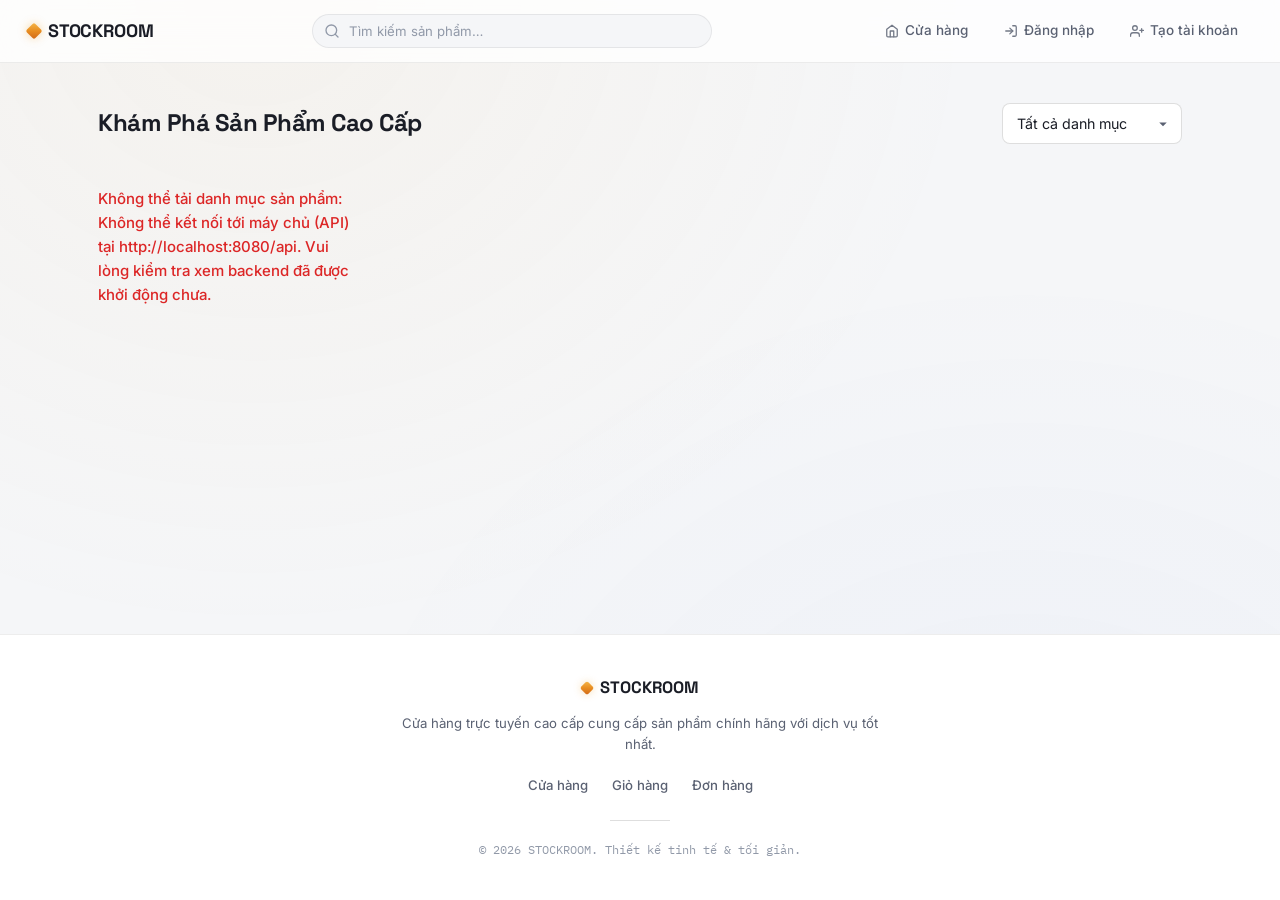
<file: frontend/index.html>
<!DOCTYPE html>
<html lang="vi">
<head>
  <meta charset="UTF-8">
  <meta name="viewport" content="width=device-width, initial-scale=1">
  <title>Cửa hàng | STOCKROOM</title>
  <meta name="description" content="STOCKROOM — Cửa hàng trực tuyến cao cấp. Khám phá điện tử, thời trang, đồ gia dụng và nhiều hơn nữa.">
  <link rel="preconnect" href="https://fonts.googleapis.com">
  <link href="https://fonts.googleapis.com/css2?family=IBM+Plex+Mono:wght@500;600&family=Inter:wght@400;500;600&family=Space+Grotesk:wght@500;600;700&display=swap" rel="stylesheet">
  <link rel="stylesheet" href="css/style.css">
</head>
<body>
  <div id="navbar"></div>

  <main class="container">
    <div class="catalog-header">
      <h1>Khám Phá Sản Phẩm Cao Cấp</h1>
      <select id="category-filter">
        <option value="">Tất cả danh mục</option>
      </select>
    </div>

    <div id="product-grid" class="product-grid">
      <p class="muted">Đang tải danh mục sản phẩm&hellip;</p>
    </div>
    <div id="pagination" class="pagination"></div>
  </main>

  <script src="js/config.js"></script>
  <script src="js/utils.js"></script>
  <script src="js/api.js"></script>
  <script src="js/auth.js"></script>
  <script src="js/nav.js"></script>
  <script src="js/page-index.js"></script>
</body>
</html>
</file>
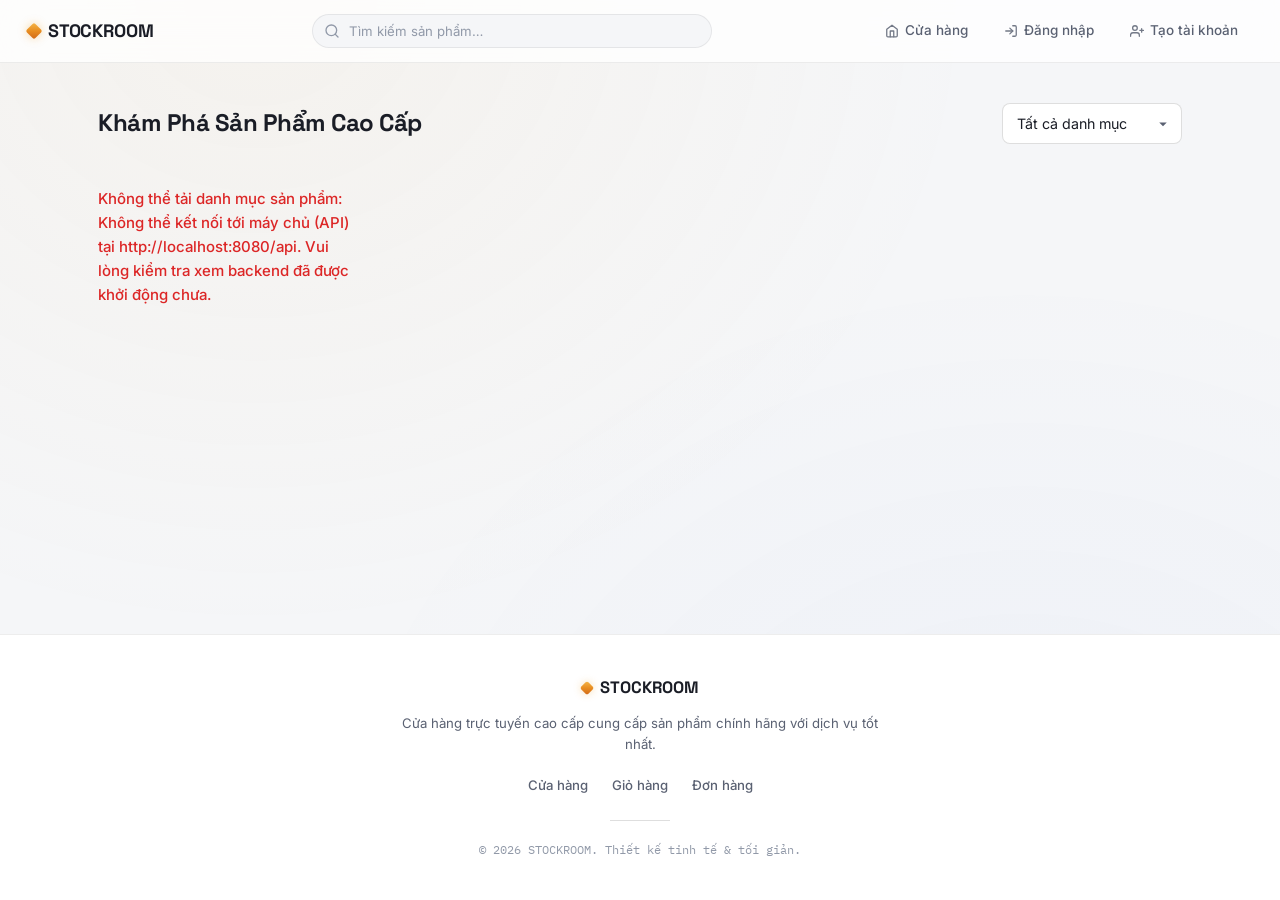
<file: frontend/admin-categories.html>
<!DOCTYPE html>
<html lang="vi">
<head>
  <meta charset="UTF-8">
  <meta name="viewport" content="width=device-width, initial-scale=1">
  <title>Quản trị &middot; Danh mục | STOCKROOM</title>
  <meta name="description" content="Quản lý danh mục sản phẩm — STOCKROOM">
  <link rel="preconnect" href="https://fonts.googleapis.com">
  <link href="https://fonts.googleapis.com/css2?family=IBM+Plex+Mono:wght@500;600&family=Inter:wght@400;500;600&family=Space+Grotesk:wght@500;600;700&display=swap" rel="stylesheet">
  <link rel="stylesheet" href="css/style.css">
</head>
<body>
  <div id="navbar"></div>
  <main class="container">
    <div style="display: flex; justify-content: space-between; align-items: center; margin-bottom: 24px; flex-wrap: wrap; gap: 12px;">
      <h1 style="margin: 0;">Quản lý Danh mục</h1>
      <button type="button" class="primary" id="toggle-form-btn" style="padding: 8px 16px;">+ Thêm danh mục</button>
    </div>

    <form id="category-form" class="form-card" style="margin-bottom:32px; display: none;">
      <label>Tên danh mục
        <input type="text" id="cat-name" required maxlength="100">
      </label>
      <label>Mô tả <span class="muted small">(không bắt buộc)</span>
        <textarea id="cat-description" rows="2" maxlength="500"></textarea>
      </label>
      <p class="error" id="form-error"></p>
      <div class="form-actions">
        <button type="submit" class="primary">Lưu danh mục</button>
        <button type="button" class="secondary" id="cancel-edit-btn" style="display:none;">Huỷ chỉnh sửa</button>
      </div>
    </form>

    <h2>Tất cả danh mục</h2>
    <table>
      <thead><tr><th>Tên</th><th>Mô tả</th><th></th></tr></thead>
      <tbody id="categories-tbody">
        <tr><td colspan="3" class="muted">Đang tải&hellip;</td></tr>
      </tbody>
    </table>
    <div id="pagination" class="pagination"></div>
  </main>

  <script src="js/config.js"></script>
  <script src="js/utils.js"></script>
  <script src="js/api.js"></script>
  <script src="js/auth.js"></script>
  <script src="js/nav.js"></script>
  <script src="js/admin-categories.js"></script>
</body>
</html>
</file>
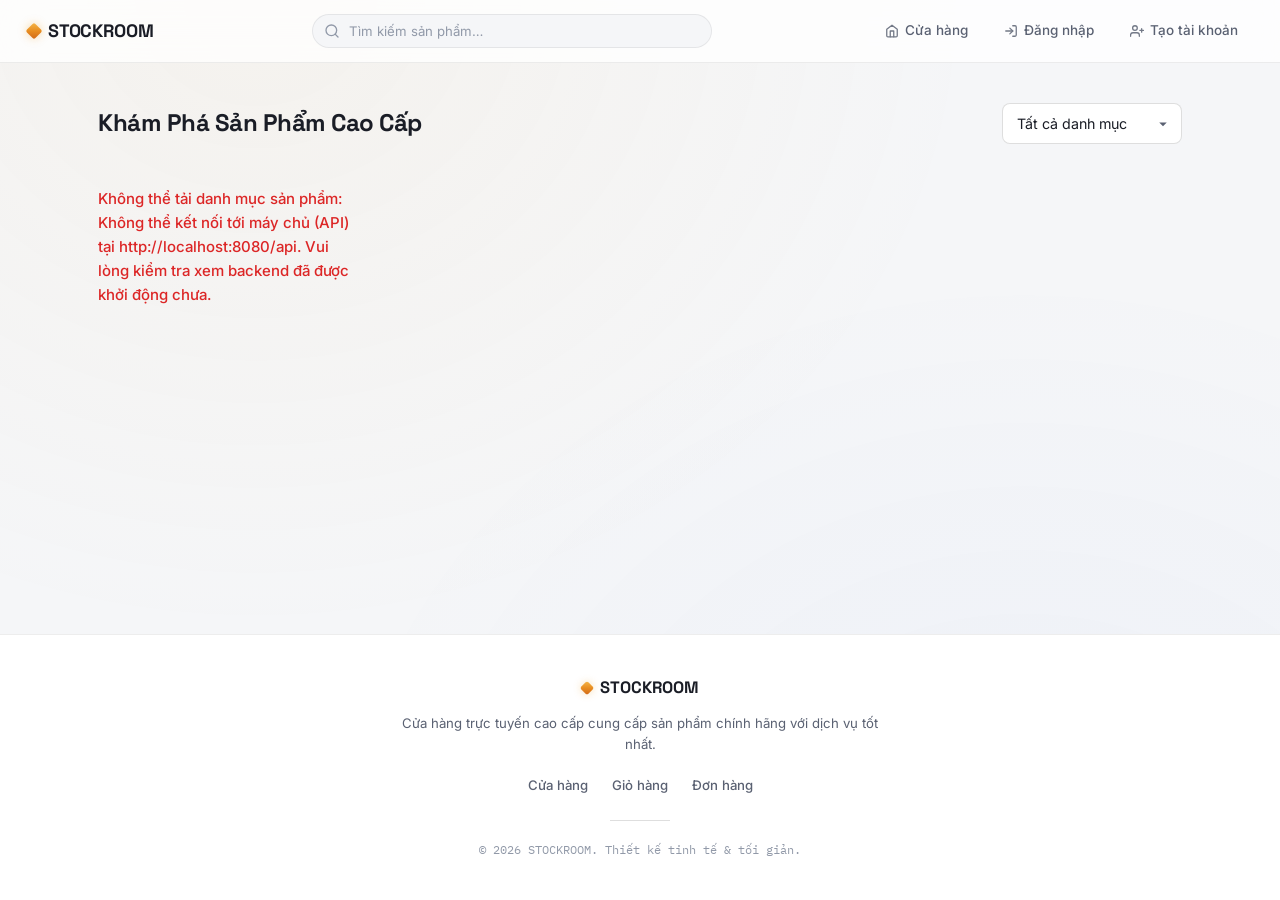
<file: frontend/admin-orders.html>
<!DOCTYPE html>
<html lang="vi">
<head>
  <meta charset="UTF-8">
  <meta name="viewport" content="width=device-width, initial-scale=1">
  <title>Quản trị &middot; Đơn hàng | STOCKROOM</title>
  <meta name="description" content="Quản lý đơn hàng — STOCKROOM">
  <link rel="preconnect" href="https://fonts.googleapis.com">
  <link href="https://fonts.googleapis.com/css2?family=IBM+Plex+Mono:wght@500;600&family=Inter:wght@400;500;600&family=Space+Grotesk:wght@500;600;700&display=swap" rel="stylesheet">
  <link rel="stylesheet" href="css/style.css">
</head>
<body>
  <div id="navbar"></div>
  <main class="container">
    <div id="orders-list-view">
      <h1>Quản lý Đơn hàng</h1>

      <div class="toolbar">
        <select id="status-filter">
          <option value="">Tất cả trạng thái</option>
          <option value="PENDING">Chờ xử lý</option>
          <option value="CONFIRMED">Đã xác nhận</option>
          <option value="SHIPPING">Đang giao</option>
          <option value="DELIVERED">Đã giao</option>
          <option value="CANCELLED">Đã huỷ</option>
        </select>
      </div>

      <table>
        <thead><tr><th>Đơn hàng (nhấn xem)</th><th>Khách hàng</th><th>Ngày đặt</th><th>Tổng tiền</th><th>Trạng thái</th><th>Hành động</th></tr></thead>
        <tbody id="orders-tbody">
          <tr><td colspan="6" class="muted">Đang tải&hellip;</td></tr>
        </tbody>
      </table>
      <div id="pagination" class="pagination"></div>
    </div>

    <!-- Order Details View -->
    <div id="order-details-view" class="form-card" style="display: none; margin-bottom: 32px;">
      <div style="margin-bottom: 20px;">
        <button type="button" class="secondary" id="back-to-orders-btn" style="display: inline-flex; align-items: center; gap: 8px; padding: 8px 16px;">
          <svg width="16" height="16" viewBox="0 0 24 24" fill="none" stroke="currentColor" stroke-width="2" stroke-linecap="round" stroke-linejoin="round"><line x1="19" y1="12" x2="5" y2="12"/><polyline points="12 19 5 12 12 5"/></svg>
          Quay lại danh sách
        </button>
      </div>
      <h2 style="margin-top: 0; border-bottom: 1px solid var(--line); padding-bottom: 12px; margin-bottom: 20px;">Chi tiết đơn hàng <span id="modal-order-id"></span></h2>
      <div id="order-details-content" style="display: flex; flex-direction: column; gap: 16px;">
        <!-- Dynamic details go here -->
      </div>
    </div>
  </main>

  <script src="js/config.js"></script>
  <script src="js/utils.js"></script>
  <script src="js/api.js"></script>
  <script src="js/auth.js"></script>
  <script src="js/nav.js"></script>
  <script src="js/admin-orders.js"></script>
</body>
</html>
</file>
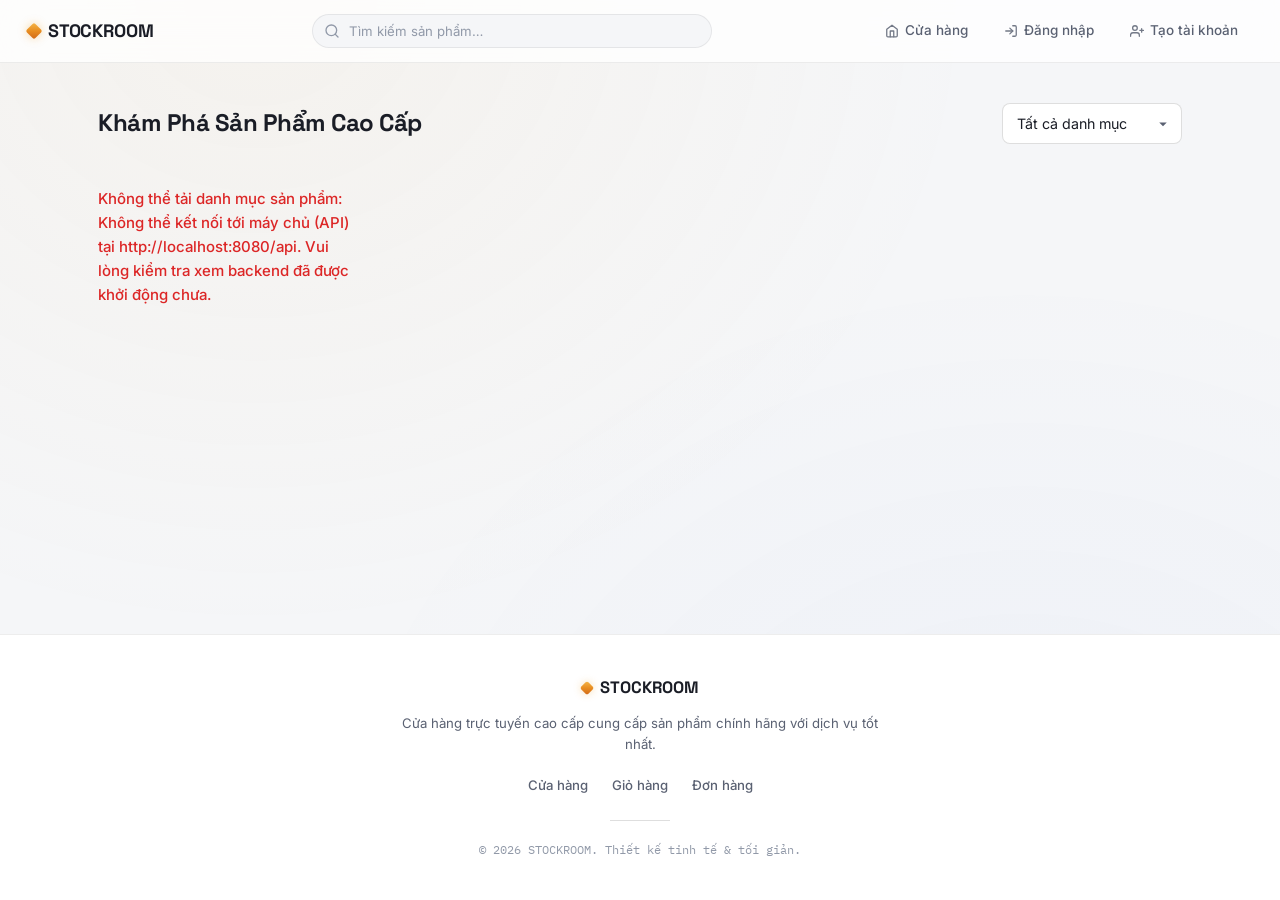
<file: frontend/admin-products.html>
<!DOCTYPE html>
<html lang="vi">
<head>
  <meta charset="UTF-8">
  <meta name="viewport" content="width=device-width, initial-scale=1">
  <title>Quản trị &middot; Sản phẩm | STOCKROOM</title>
  <meta name="description" content="Quản lý sản phẩm — STOCKROOM">
  <link rel="preconnect" href="https://fonts.googleapis.com">
  <link href="https://fonts.googleapis.com/css2?family=IBM+Plex+Mono:wght@500;600&family=Inter:wght@400;500;600&family=Space+Grotesk:wght@500;600;700&display=swap" rel="stylesheet">
  <link rel="stylesheet" href="css/style.css">
</head>
<body>
  <div id="navbar"></div>
  <main class="container">
    <div id="products-list-view">
      <div style="display: flex; justify-content: space-between; align-items: center; margin-bottom: 24px; flex-wrap: wrap; gap: 12px;">
        <h1 style="margin: 0;">Quản lý Sản phẩm</h1>
        <button type="button" class="primary" id="toggle-form-btn" style="padding: 8px 16px;">+ Thêm sản phẩm</button>
      </div>

      <form id="product-form" class="form-card" style="margin-bottom:32px; display: none;">
        <div class="form-row">
          <label>Tên sản phẩm
            <input type="text" id="prod-name" required maxlength="255">
          </label>
          <label>Danh mục
            <select id="prod-category" required></select>
          </label>
        </div>
        <div class="form-row">
          <label>Giá (USD)
            <input type="number" id="prod-price" required min="0.01" step="0.01">
          </label>
          <label>Số lượng tồn kho
            <input type="number" id="prod-quantity" required min="0" step="1">
          </label>
        </div>
        <label>Đường dẫn ảnh <span class="muted small">(không bắt buộc, phải bắt đầu bằng http:// hoặc https://)</span>
          <input type="url" id="prod-image" placeholder="https://example.com/photo.jpg">
        </label>
        <label>Mô tả <span class="muted small">(không bắt buộc)</span>
          <textarea id="prod-description" rows="3" maxlength="2000"></textarea>
        </label>
        <p class="error" id="form-error"></p>
        <div class="form-actions">
          <button type="submit" class="primary">Lưu sản phẩm</button>
          <button type="button" class="secondary" id="cancel-edit-btn" style="display:none;">Huỷ chỉnh sửa</button>
        </div>
      </form>

      <h2>Tất cả sản phẩm</h2>
      <table>
        <thead><tr><th>Ảnh</th><th>Tên sản phẩm (nhấp xem chi tiết)</th><th>Danh mục</th><th>Giá</th><th>Tồn kho</th><th></th></tr></thead>
        <tbody id="products-tbody">
          <tr><td colspan="5" class="muted">Đang tải&hellip;</td></tr>
        </tbody>
      </table>
      <div id="pagination" class="pagination"></div>
    </div>

    <!-- Product Details View -->
    <div id="product-details-view" class="form-card" style="display: none; margin-bottom: 32px;">
      <div style="margin-bottom: 20px;">
        <button type="button" class="secondary" id="back-to-products-btn" style="display: inline-flex; align-items: center; gap: 8px; padding: 8px 16px;">
          <svg width="16" height="16" viewBox="0 0 24 24" fill="none" stroke="currentColor" stroke-width="2" stroke-linecap="round" stroke-linejoin="round"><line x1="19" y1="12" x2="5" y2="12"/><polyline points="12 19 5 12 12 5"/></svg>
          Quay lại danh sách
        </button>
      </div>
      <h2 style="margin-top: 0; border-bottom: 1px solid var(--line); padding-bottom: 12px; margin-bottom: 20px;">Chi tiết sản phẩm</h2>
      <div id="product-details-content" style="display: flex; flex-direction: column; gap: 16px;">
        <!-- Dynamic details go here -->
      </div>
    </div>
  </main>

  <script src="js/config.js"></script>
  <script src="js/utils.js"></script>
  <script src="js/api.js"></script>
  <script src="js/auth.js"></script>
  <script src="js/nav.js"></script>
  <script src="js/admin-products.js"></script>
</body>
</html>
</file>
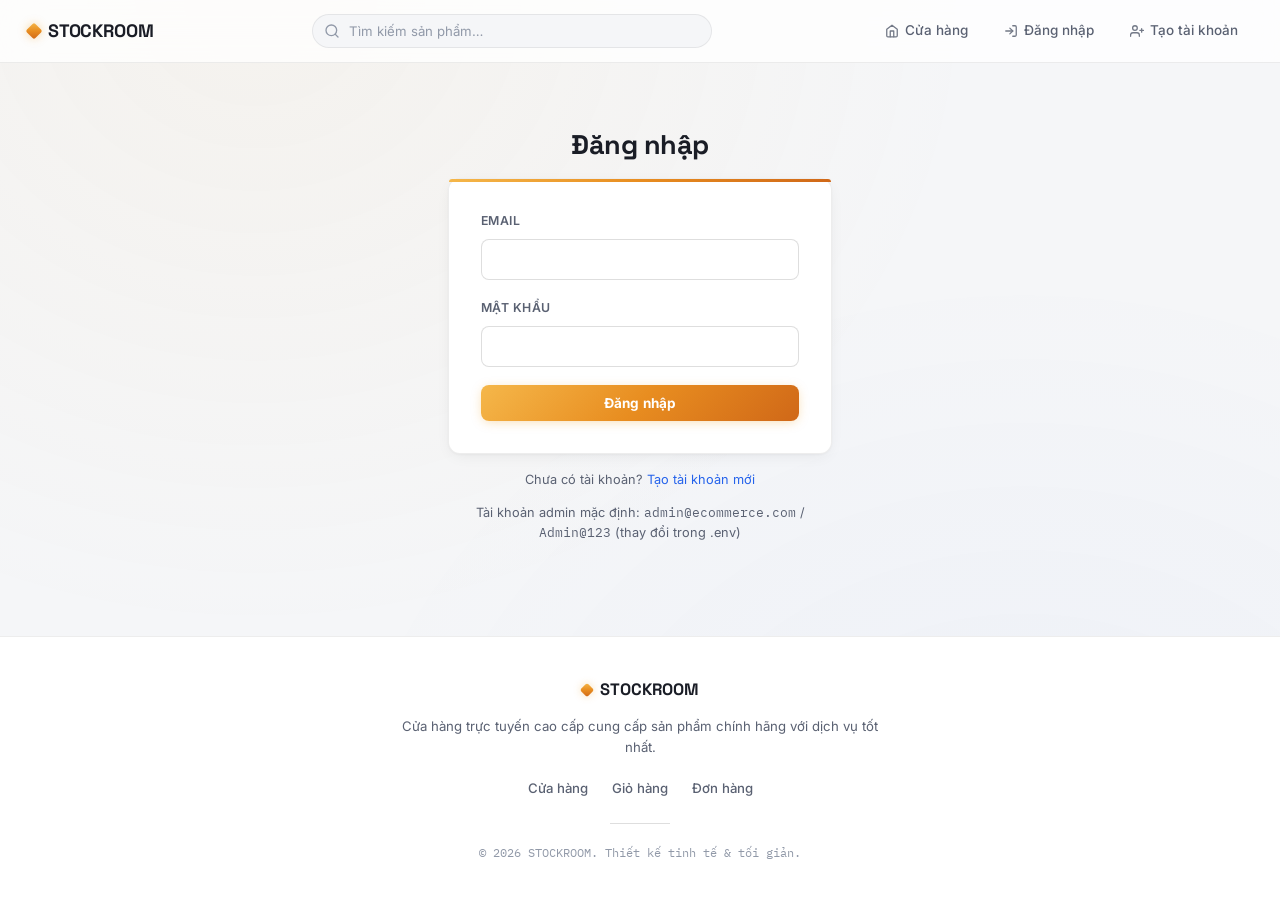
<file: frontend/cart.html>
<!DOCTYPE html>
<html lang="vi">
<head>
  <meta charset="UTF-8">
  <meta name="viewport" content="width=device-width, initial-scale=1">
  <title>Giỏ hàng | STOCKROOM</title>
  <meta name="description" content="Giỏ hàng của bạn — STOCKROOM">
  <link rel="preconnect" href="https://fonts.googleapis.com">
  <link href="https://fonts.googleapis.com/css2?family=IBM+Plex+Mono:wght@500;600&family=Inter:wght@400;500;600&family=Space+Grotesk:wght@500;600;700&display=swap" rel="stylesheet">
  <link rel="stylesheet" href="css/style.css">
</head>
<body>
  <div id="navbar"></div>
  <main class="container">
    <h1>Giỏ hàng của bạn</h1>
    <div id="cart-content"><p class="muted">Đang tải&hellip;</p></div>
  </main>

  <script src="js/config.js"></script>
  <script src="js/utils.js"></script>
  <script src="js/api.js"></script>
  <script src="js/auth.js"></script>
  <script src="js/nav.js"></script>
  <script src="js/page-cart.js"></script>
</body>
</html>
</file>
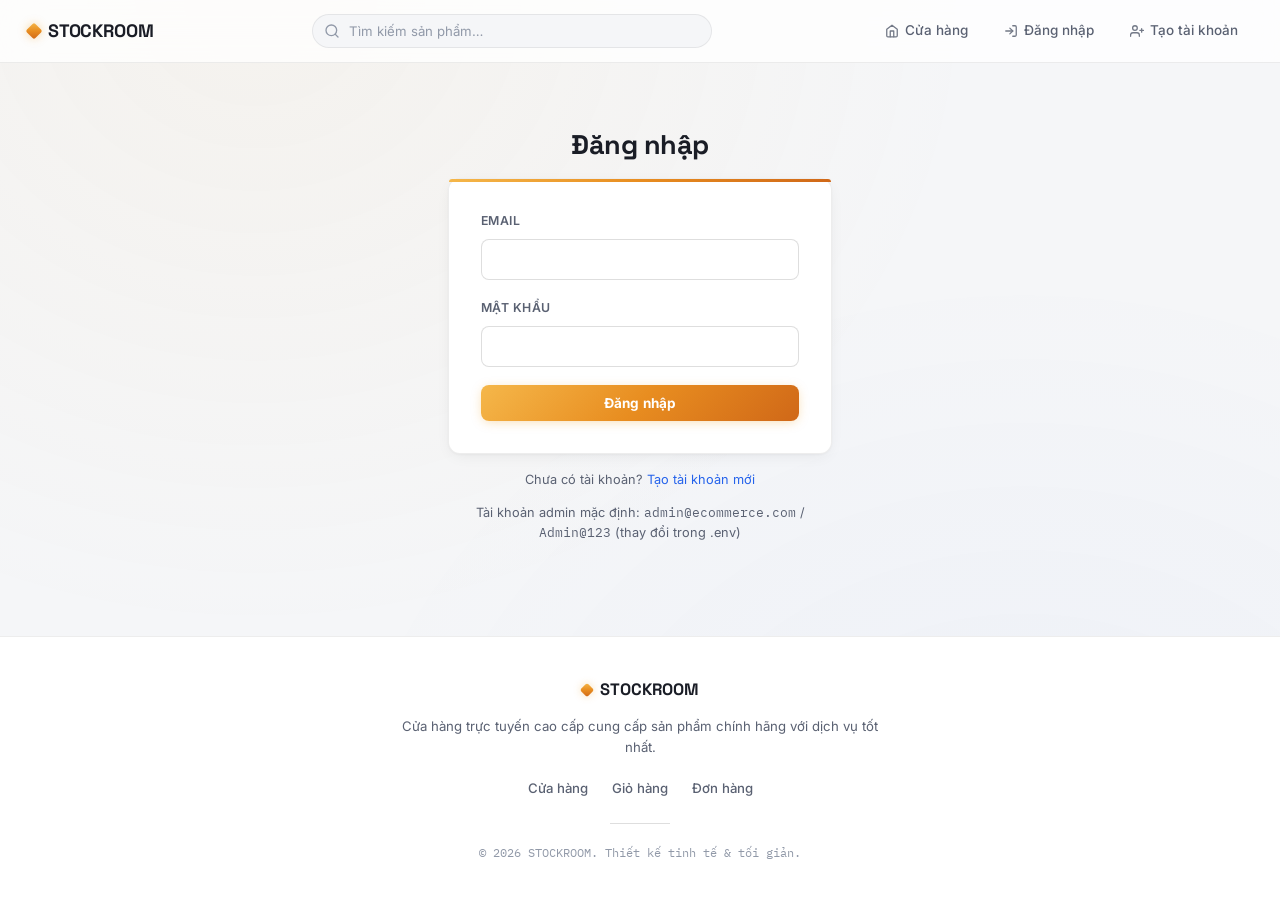
<file: frontend/login.html>
<!DOCTYPE html>
<html lang="vi">
<head>
  <meta charset="UTF-8">
  <meta name="viewport" content="width=device-width, initial-scale=1">
  <title>Đăng nhập | STOCKROOM</title>
  <meta name="description" content="Đăng nhập vào tài khoản STOCKROOM của bạn.">
  <link rel="preconnect" href="https://fonts.googleapis.com">
  <link href="https://fonts.googleapis.com/css2?family=IBM+Plex+Mono:wght@500;600&family=Inter:wght@400;500;600&family=Space+Grotesk:wght@500;600;700&display=swap" rel="stylesheet">
  <link rel="stylesheet" href="css/style.css">
</head>
<body>
  <div id="navbar"></div>
  <main class="container narrow">
    <h1>Đăng nhập</h1>
    <form id="login-form" class="form-card">
      <label>Email
        <input type="email" id="email" required autocomplete="email">
      </label>
      <label>Mật khẩu
        <input type="password" id="password" required autocomplete="current-password">
      </label>
      <p class="error" id="login-error"></p>
      <button type="submit" class="primary" style="width:100%;">Đăng nhập</button>
    </form>
    <p class="muted small" style="margin-top:16px;">Chưa có tài khoản? <a href="register.html">Tạo tài khoản mới</a></p>
    <p class="muted small">Tài khoản admin mặc định: <code>admin@ecommerce.com</code> / <code>Admin@123</code> (thay đổi trong .env)</p>
  </main>

  <script src="js/config.js"></script>
  <script src="js/utils.js"></script>
  <script src="js/api.js"></script>
  <script src="js/auth.js"></script>
  <script src="js/nav.js"></script>
  <script src="js/page-login.js"></script>
</body>
</html>
</file>
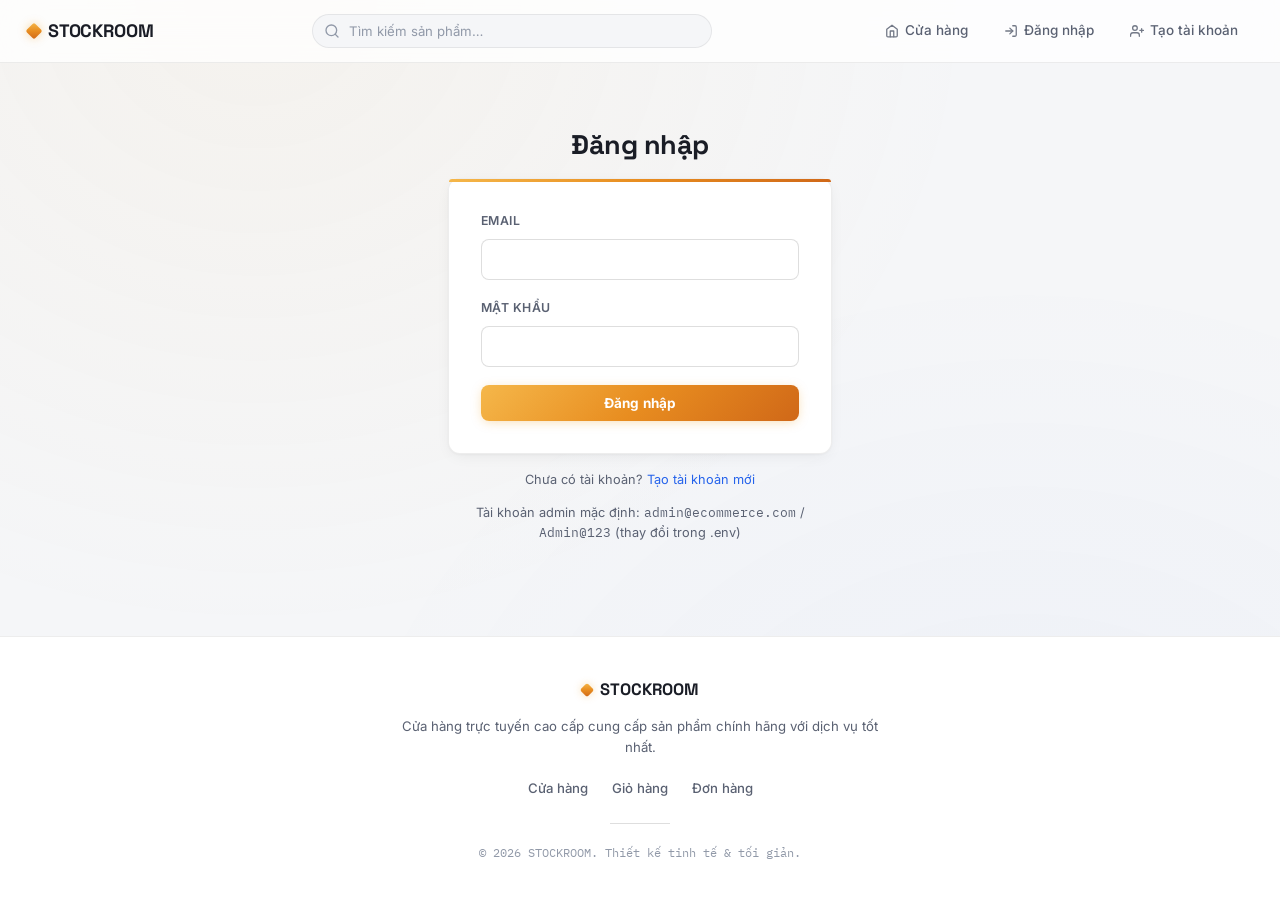
<file: frontend/order-detail.html>
<!DOCTYPE html>
<html lang="vi">
<head>
  <meta charset="UTF-8">
  <meta name="viewport" content="width=device-width, initial-scale=1">
  <title>Chi tiết đơn hàng | STOCKROOM</title>
  <meta name="description" content="Chi tiết đơn hàng — STOCKROOM">
  <link rel="preconnect" href="https://fonts.googleapis.com">
  <link href="https://fonts.googleapis.com/css2?family=IBM+Plex+Mono:wght@500;600&family=Inter:wght@400;500;600&family=Space+Grotesk:wght@500;600;700&display=swap" rel="stylesheet">
  <link rel="stylesheet" href="css/style.css">
</head>
<body>
  <div id="navbar"></div>
  <main class="container">
    <p style="margin-bottom:24px;"><a href="orders.html" style="display:inline-flex;align-items:center;gap:6px;">&larr; Quay lại đơn hàng</a></p>
    <div id="order-detail-content"><p class="muted">Đang tải&hellip;</p></div>
  </main>

  <script src="js/config.js"></script>
  <script src="js/utils.js"></script>
  <script src="js/api.js"></script>
  <script src="js/auth.js"></script>
  <script src="js/nav.js"></script>
  <script src="js/page-order-detail.js"></script>
</body>
</html>
</file>
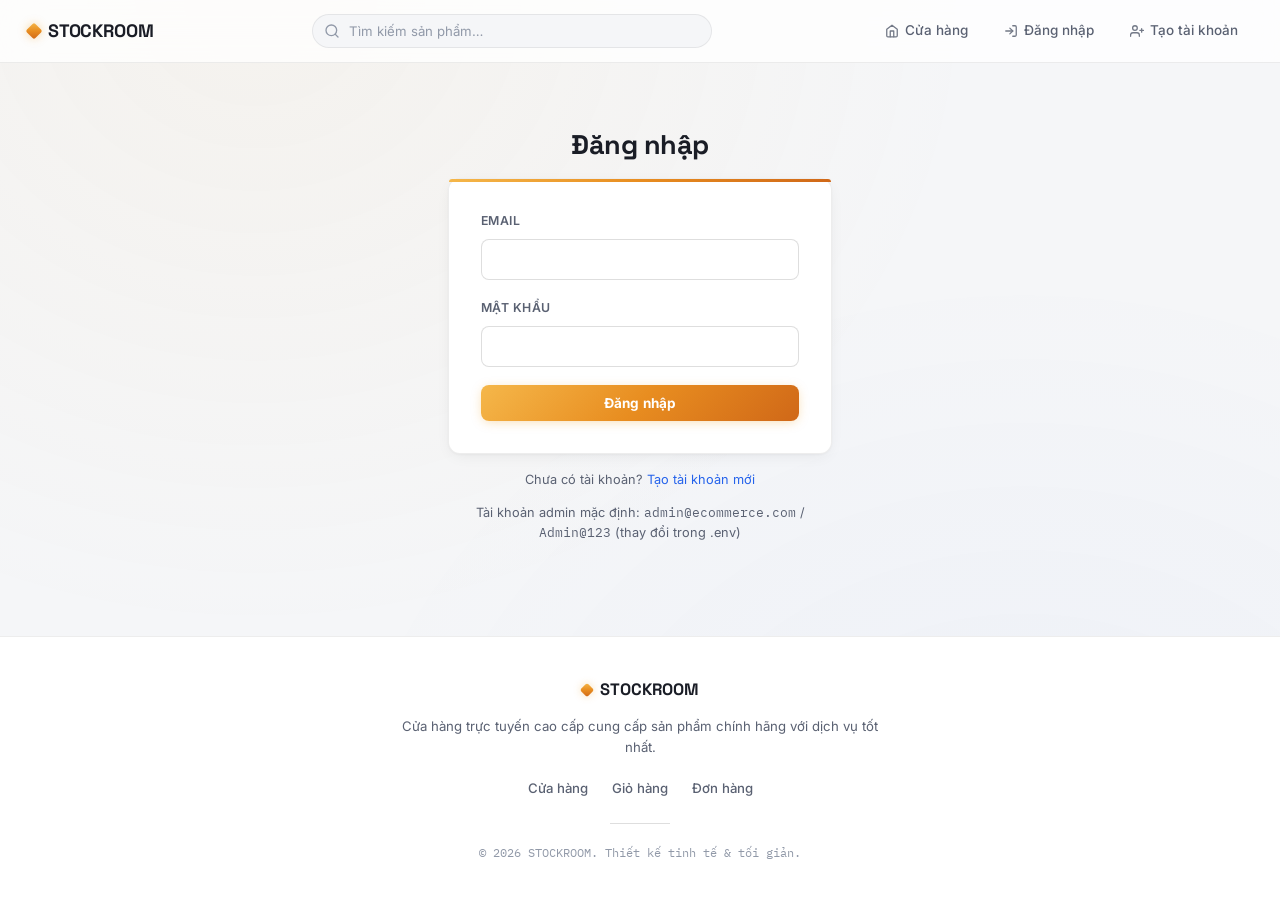
<file: frontend/orders.html>
<!DOCTYPE html>
<html lang="vi">
<head>
  <meta charset="UTF-8">
  <meta name="viewport" content="width=device-width, initial-scale=1">
  <title>Đơn hàng của tôi | STOCKROOM</title>
  <meta name="description" content="Lịch sử đơn hàng — STOCKROOM">
  <link rel="preconnect" href="https://fonts.googleapis.com">
  <link href="https://fonts.googleapis.com/css2?family=IBM+Plex+Mono:wght@500;600&family=Inter:wght@400;500;600&family=Space+Grotesk:wght@500;600;700&display=swap" rel="stylesheet">
  <link rel="stylesheet" href="css/style.css">
</head>
<body>
  <div id="navbar"></div>
  <main class="container">
    <h1>Đơn hàng của tôi</h1>
    <div id="orders-content"><p class="muted">Đang tải&hellip;</p></div>
  </main>

  <script src="js/config.js"></script>
  <script src="js/utils.js"></script>
  <script src="js/api.js"></script>
  <script src="js/auth.js"></script>
  <script src="js/nav.js"></script>
  <script src="js/page-orders.js"></script>
</body>
</html>
</file>
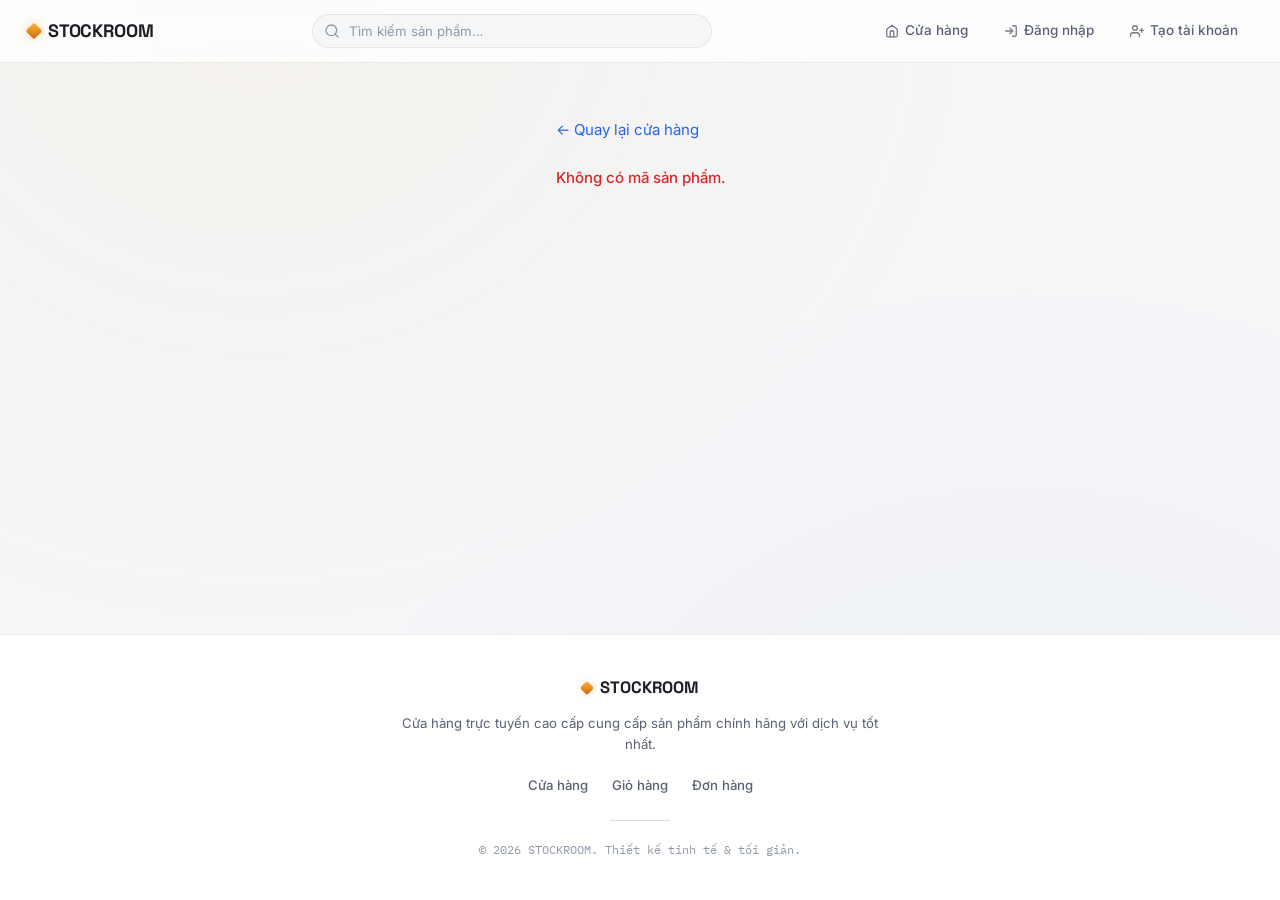
<file: frontend/product.html>
<!DOCTYPE html>
<html lang="vi">
<head>
  <meta charset="UTF-8">
  <meta name="viewport" content="width=device-width, initial-scale=1">
  <title>Chi tiết sản phẩm | STOCKROOM</title>
  <meta name="description" content="Chi tiết sản phẩm — Cửa hàng trực tuyến STOCKROOM">
  <link rel="preconnect" href="https://fonts.googleapis.com">
  <link href="https://fonts.googleapis.com/css2?family=IBM+Plex+Mono:wght@500;600&family=Inter:wght@400;500;600&family=Space+Grotesk:wght@500;600;700&display=swap" rel="stylesheet">
  <link rel="stylesheet" href="css/style.css">
</head>
<body>
  <div id="navbar"></div>
  <main class="container">
    <p style="margin-bottom:24px;"><a href="index.html" style="display:inline-flex;align-items:center;gap:6px;">&larr; Quay lại cửa hàng</a></p>
    <div id="product-detail">
      <p class="muted">Đang tải&hellip;</p>
    </div>
  </main>

  <script src="js/config.js"></script>
  <script src="js/utils.js"></script>
  <script src="js/api.js"></script>
  <script src="js/auth.js"></script>
  <script src="js/nav.js"></script>
  <script src="js/page-product.js"></script>
</body>
</html>
</file>
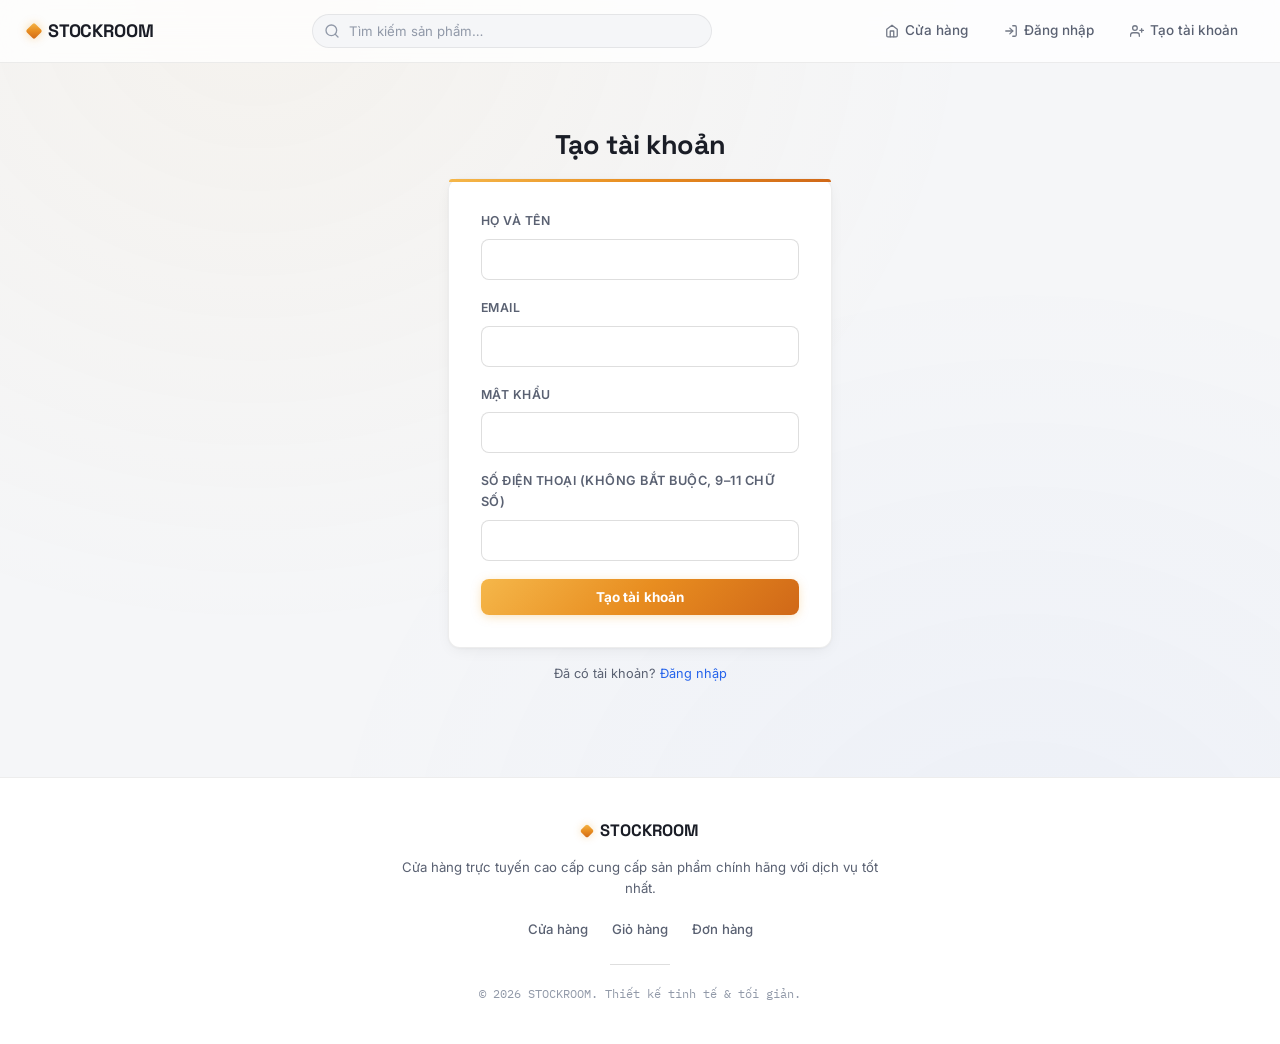
<file: frontend/register.html>
<!DOCTYPE html>
<html lang="vi">
<head>
  <meta charset="UTF-8">
  <meta name="viewport" content="width=device-width, initial-scale=1">
  <title>Tạo tài khoản | STOCKROOM</title>
  <meta name="description" content="Đăng ký tài khoản STOCKROOM mới.">
  <link rel="preconnect" href="https://fonts.googleapis.com">
  <link href="https://fonts.googleapis.com/css2?family=IBM+Plex+Mono:wght@500;600&family=Inter:wght@400;500;600&family=Space+Grotesk:wght@500;600;700&display=swap" rel="stylesheet">
  <link rel="stylesheet" href="css/style.css">
</head>
<body>
  <div id="navbar"></div>
  <main class="container narrow">
    <h1>Tạo tài khoản</h1>
    <form id="register-form" class="form-card">
      <label>Họ và tên
        <input type="text" id="fullName" required>
      </label>
      <label>Email
        <input type="email" id="email" required autocomplete="email">
      </label>
      <label>Mật khẩu
        <input type="password" id="password" required minlength="6" autocomplete="new-password">
      </label>
      <label>Số điện thoại <span class="muted small">(không bắt buộc, 9&ndash;11 chữ số)</span>
        <input type="text" id="phone" pattern="[0-9]{9,11}">
      </label>
      <p class="error" id="register-error"></p>
      <button type="submit" class="primary" style="width:100%;">Tạo tài khoản</button>
    </form>
    <p class="muted small" style="margin-top:16px;">Đã có tài khoản? <a href="login.html">Đăng nhập</a></p>
  </main>

  <script src="js/config.js"></script>
  <script src="js/utils.js"></script>
  <script src="js/api.js"></script>
  <script src="js/auth.js"></script>
  <script src="js/nav.js"></script>
  <script src="js/page-register.js"></script>
</body>
</html>
</file>
<file: frontend/css/style.css>
/* =========================================================================
   STOCKROOM — Premium Light Theme
   A refined, modern light-mode e-commerce aesthetic with soft shadows,
   warm accent gradients, smooth micro-animations, and depth through
   layered elevations. Retains the warehouse/ledger identity elevated
   to a premium, contemporary feel.
   ========================================================================= */

:root {
  --bg: #f5f6f8;
  --bg-warm: #eef0f4;
  --surface: #ffffff;
  --surface-hover: #fafbfc;
  --surface-glass: rgba(255, 255, 255, 0.78);
  --ink: #1a1d26;
  --ink-soft: #5a6172;
  --ink-faint: #9199a8;
  --line: rgba(0, 0, 0, 0.07);
  --line-strong: rgba(0, 0, 0, 0.13);

  /* Vibrant accent gradient — warm amber to orange */
  --accent: #e8930a;
  --accent-glow: #f0a030;
  --accent-ink: #ffffff;
  --accent-dark: #c87a08;
  --accent-gradient: linear-gradient(135deg, #f5b74a 0%, #e88d20 50%, #d06818 100%);
  --accent-gradient-soft: linear-gradient(135deg, rgba(245, 183, 74, 0.12) 0%, rgba(208, 104, 24, 0.06) 100%);

  --positive: #0f8a5f;
  --positive-soft: rgba(15, 138, 95, 0.08);
  --info: #2563eb;
  --info-soft: rgba(37, 99, 235, 0.08);
  --pending: #b5850a;
  --pending-soft: rgba(181, 133, 10, 0.08);
  --danger: #dc2626;
  --danger-soft: rgba(220, 38, 38, 0.06);

  --radius: 12px;
  --radius-sm: 8px;
  --radius-lg: 16px;
  --shadow-card: 0 1px 3px rgba(0, 0, 0, 0.04), 0 4px 16px -4px rgba(0, 0, 0, 0.08);
  --shadow-card-hover: 0 4px 12px rgba(0, 0, 0, 0.06), 0 16px 40px -8px rgba(0, 0, 0, 0.12);
  --shadow-glow: 0 0 30px -5px rgba(232, 147, 10, 0.2);

  --font-display: "Space Grotesk", "Segoe UI", system-ui, sans-serif;
  --font-body: "Inter", "Segoe UI", system-ui, sans-serif;
  --font-mono: "IBM Plex Mono", "SFMono-Regular", Consolas, monospace;

  --transition-fast: 0.15s cubic-bezier(0.4, 0, 0.2, 1);
  --transition-smooth: 0.3s cubic-bezier(0.4, 0, 0.2, 1);
  --transition-spring: 0.4s cubic-bezier(0.34, 1.56, 0.64, 1);
}

* {
  box-sizing: border-box;
}

html,
body {
  margin: 0;
  padding: 0;
  background: var(--bg);
  color: var(--ink);
  font-family: var(--font-body);
  font-size: 15px;
  line-height: 1.6;
  -webkit-font-smoothing: antialiased;
  -moz-osx-font-smoothing: grayscale;
  display: flex;
  flex-direction: column;
  min-height: 100vh;
}

/* Subtle ambient color wash on body */
body::before {
  content: "";
  position: fixed;
  top: 0;
  left: 0;
  right: 0;
  bottom: 0;
  background: radial-gradient(ellipse at 20% 0%, rgba(245, 183, 74, 0.06) 0%, transparent 50%),
    radial-gradient(ellipse at 80% 100%, rgba(37, 99, 235, 0.04) 0%, transparent 50%);
  pointer-events: none;
  z-index: 0;
}

body>* {
  position: relative;
  z-index: 1;
}

h1,
h2,
h3 {
  font-family: var(--font-display);
  font-weight: 600;
  letter-spacing: -0.02em;
  margin: 0 0 0.6em 0;
  color: var(--ink);
}

h1 {
  font-size: 2.2rem;
  font-weight: 700;
}

h2 {
  font-size: 1.4rem;
}

h3 {
  font-size: 1.08rem;
}

a {
  color: var(--info);
  text-decoration: none;
  transition: color var(--transition-fast);
}

a:hover {
  color: var(--accent);
  text-decoration: none;
}

.muted {
  color: var(--ink-soft);
}

.small {
  font-size: 0.85rem;
}

.error {
  color: var(--danger);
  font-weight: 500;
}

code,
.mono {
  font-family: var(--font-mono);
}

/* =========================================================================
   Layout
   ========================================================================= */

.container {
  max-width: 1140px;
  margin: 0 auto;
  padding: 40px 28px 80px;
}

.container.narrow {
  max-width: 440px;
}

/* =========================================================================
   Navbar — glassmorphism sticky header
   ========================================================================= */

.navbar {
  display: flex;
  align-items: center;
  justify-content: space-between;
  gap: 24px;
  padding: 14px 28px;
  background: var(--surface-glass);
  backdrop-filter: blur(20px) saturate(1.4);
  -webkit-backdrop-filter: blur(20px) saturate(1.4);
  border-bottom: 1px solid var(--line);
  flex-wrap: wrap;
  position: sticky;
  top: 0;
  z-index: 100;
}

.navbar .brand {
  font-family: var(--font-display);
  font-weight: 700;
  font-size: 1.2rem;
  color: var(--ink);
  letter-spacing: -0.01em;
  display: flex;
  align-items: baseline;
  gap: 8px;
  transition: opacity var(--transition-fast);
}

.navbar .brand .brand-mark {
  display: inline-block;
  width: 12px;
  height: 12px;
  background: var(--accent-gradient);
  transform: rotate(45deg);
  border-radius: 2px;
  box-shadow: 0 0 10px rgba(232, 147, 10, 0.35);
}

.navbar .brand:hover {
  text-decoration: none;
  opacity: 0.85;
}

.nav-links {
  display: flex;
  align-items: center;
  gap: 8px;
  flex-wrap: wrap;
}

.nav-links a {
  color: var(--ink-soft);
  font-weight: 500;
  font-size: 0.9rem;
  padding: 6px 14px;
  border-radius: var(--radius-sm);
  transition: all var(--transition-fast);
  display: inline-flex;
  align-items: center;
  gap: 6px;
}

.nav-links a:hover {
  color: var(--ink);
  background: rgba(0, 0, 0, 0.04);
  text-decoration: none;
}

.nav-user {
  font-size: 0.82rem;
  color: var(--ink-faint);
  font-family: var(--font-mono);
  padding: 4px 10px;
  background: var(--bg);
  border-radius: 20px;
}

.btn-link {
  background: none;
  border: none;
  color: var(--ink-soft);
  font-family: var(--font-body);
  font-size: 0.9rem;
  font-weight: 500;
  cursor: pointer;
  padding: 6px 14px;
  border-radius: var(--radius-sm);
  transition: all var(--transition-fast);
  display: inline-flex;
  align-items: center;
  gap: 6px;
}

.btn-link:hover {
  color: var(--ink);
  background: rgba(0, 0, 0, 0.04);
  text-decoration: none;
}

.btn-link.danger {
  color: var(--danger);
}

.btn-link.danger:hover {
  background: var(--danger-soft);
}

.nav-icon {
  flex-shrink: 0;
  opacity: 0.85;
  transition: transform var(--transition-fast);
}

.nav-links a:hover .nav-icon,
.btn-link:hover .nav-icon {
  transform: translateY(-0.5px);
  opacity: 1;
}

.cart-badge {
  background: var(--accent);
  color: var(--accent-ink);
  font-size: 0.72rem;
  font-weight: 700;
  font-family: var(--font-mono);
  padding: 1px 6px;
  border-radius: 10px;
  display: inline-flex;
  align-items: center;
  justify-content: center;
  min-width: 18px;
  height: 18px;
  margin-left: 2px;
  line-height: 1;
  box-shadow: 0 2px 6px rgba(232, 147, 10, 0.35);
  flex-shrink: 0;
  animation: badgePop 0.3s cubic-bezier(0.34, 1.56, 0.64, 1);
}

@keyframes badgePop {
  0% {
    transform: scale(0.6);
    opacity: 0;
  }

  100% {
    transform: scale(1);
    opacity: 1;
  }
}

/* =========================================================================
   Navbar search
   ========================================================================= */

.nav-search {
  display: flex;
  align-items: center;
  gap: 0;
  flex: 1;
  max-width: 400px;
  min-width: 180px;
  position: relative;
}

.nav-search-icon {
  position: absolute;
  left: 12px;
  top: 50%;
  transform: translateY(-50%);
  color: var(--ink-faint);
  pointer-events: none;
  z-index: 1;
}

.nav-search input {
  width: 100%;
  padding: 8px 14px 8px 36px;
  font-size: 0.88rem;
  border: 1px solid var(--line);
  border-radius: 24px;
  background: var(--bg);
  color: var(--ink);
  transition: all var(--transition-fast);
}

.nav-search input::placeholder {
  color: var(--ink-faint);
}

.nav-search input:focus {
  outline: none;
  border-color: var(--accent);
  background: var(--surface);
  box-shadow: 0 0 0 3px rgba(232, 147, 10, 0.1);
}

@media (max-width: 640px) {
  .nav-search {
    order: 10;
    flex-basis: 100%;
    max-width: none;
  }
}

/* =========================================================================
   Buttons / forms
   ========================================================================= */

button,
.btn {
  font-family: var(--font-body);
  font-weight: 600;
  font-size: 0.9rem;
  border: 1px solid var(--line-strong);
  background: var(--surface);
  color: var(--ink);
  padding: 10px 20px;
  border-radius: var(--radius-sm);
  cursor: pointer;
  transition: all var(--transition-fast);
  position: relative;
  overflow: hidden;
}

button:hover {
  background: var(--bg);
  border-color: rgba(0, 0, 0, 0.18);
  transform: translateY(-1px);
  box-shadow: 0 2px 8px rgba(0, 0, 0, 0.06);
}

button:active {
  transform: translateY(0);
}

button:disabled {
  background: var(--bg);
  border-color: var(--line);
  color: var(--ink-faint);
  cursor: not-allowed;
  transform: none;
  box-shadow: none;
}

button.primary {
  background: var(--accent-gradient);
  border: none;
  color: var(--accent-ink);
  font-weight: 700;
  letter-spacing: 0.01em;
  box-shadow: 0 2px 12px -2px rgba(232, 147, 10, 0.35);
}

button.primary:hover {
  box-shadow: 0 4px 20px -2px rgba(232, 147, 10, 0.45);
  transform: translateY(-2px);
  filter: brightness(1.05);
}

button.secondary {
  background: var(--surface);
  color: var(--ink);
  border-color: var(--line-strong);
}

button.secondary:hover {
  background: var(--bg);
}

button.danger {
  background: transparent;
  color: var(--danger);
  border-color: rgba(220, 38, 38, 0.25);
}

button.danger:hover {
  background: var(--danger-soft);
  border-color: var(--danger);
}

input,
select,
textarea {
  font-family: var(--font-body);
  font-size: 0.95rem;
  padding: 11px 14px;
  border: 1px solid var(--line-strong);
  border-radius: var(--radius-sm);
  background: var(--surface);
  color: var(--ink);
  width: 100%;
  transition: all var(--transition-fast);
}

input::placeholder,
textarea::placeholder {
  color: var(--ink-faint);
}

input:focus,
select:focus,
textarea:focus {
  outline: none;
  border-color: var(--accent);
  box-shadow: 0 0 0 3px rgba(232, 147, 10, 0.12);
}

select {
  appearance: none;
  background-image: url("data:image/svg+xml,%3Csvg xmlns='http://www.w3.org/2000/svg' width='12' height='12' fill='%235a6172' viewBox='0 0 16 16'%3E%3Cpath d='M8 11L3 6h10z'/%3E%3C/svg%3E");
  background-repeat: no-repeat;
  background-position: right 12px center;
  padding-right: 36px;
}

label {
  display: block;
  font-size: 0.82rem;
  font-weight: 600;
  color: var(--ink-soft);
  margin-bottom: 18px;
  text-transform: uppercase;
  letter-spacing: 0.04em;
}

label>input,
label>select,
label>textarea {
  margin-top: 8px;
  font-weight: 400;
  color: var(--ink);
  text-transform: none;
  letter-spacing: 0;
}

.form-card {
  background: var(--surface);
  border: 1px solid var(--line);
  border-radius: var(--radius);
  padding: 32px;
  box-shadow: var(--shadow-card);
  position: relative;
}

.form-card::before {
  content: "";
  position: absolute;
  top: 0;
  left: 0;
  right: 0;
  height: 3px;
  background: var(--accent-gradient);
  border-radius: var(--radius) var(--radius) 0 0;
}

.form-row {
  display: grid;
  grid-template-columns: 1fr 1fr;
  gap: 0 24px;
}

@media (max-width: 640px) {
  .form-row {
    grid-template-columns: 1fr;
  }
}

.form-actions {
  display: flex;
  gap: 12px;
  align-items: center;
  margin-top: 8px;
}

/* =========================================================================
   Catalog header (compact title + filter row)
   ========================================================================= */

.catalog-header {
  display: flex;
  align-items: center;
  justify-content: space-between;
  gap: 16px;
  margin-bottom: 28px;
  flex-wrap: wrap;
}

.catalog-header h1 {
  margin: 0;
  font-size: 1.6rem;
}

.catalog-header select {
  width: auto;
  min-width: 180px;
}

/* =========================================================================
   Toolbar (used on admin pages)
   ========================================================================= */

.toolbar {
  display: flex;
  gap: 12px;
  margin-bottom: 28px;
  flex-wrap: wrap;
}

#category-filter,
#status-filter {
  max-width: 220px;
}

/* =========================================================================
   Product grid + price tag (signature element)
   ========================================================================= */

.product-grid {
  display: grid;
  grid-template-columns: repeat(4, 1fr);
  gap: 22px;
  margin-bottom: 32px;
}

@media (max-width: 1024px) {
  .product-grid {
    grid-template-columns: repeat(3, 1fr);
  }
}

@media (max-width: 768px) {
  .product-grid {
    grid-template-columns: repeat(2, 1fr);
  }
}

@media (max-width: 480px) {
  .product-grid {
    grid-template-columns: 1fr;
  }
}

.product-card {
  background: var(--surface);
  border: 1px solid var(--line);
  border-radius: var(--radius);
  display: block;
  overflow: hidden;
  transition: all var(--transition-smooth);
  position: relative;
  box-shadow: var(--shadow-card);
}

.product-card:hover {
  border-color: rgba(232, 147, 10, 0.3);
  transform: translateY(-6px);
  text-decoration: none;
  box-shadow: var(--shadow-card-hover), 0 0 40px -10px rgba(232, 147, 10, 0.1);
}

/* Shine effect on hover */
.product-card::after {
  content: "";
  position: absolute;
  top: 0;
  left: -100%;
  width: 100%;
  height: 100%;
  background: linear-gradient(90deg, transparent, rgba(255, 255, 255, 0.4), transparent);
  transition: left 0.5s ease;
  pointer-events: none;
  z-index: 2;
}

.product-card:hover::after {
  left: 100%;
}

.product-image {
  aspect-ratio: 1 / 1;
  background: var(--bg-warm);
  display: flex;
  align-items: center;
  justify-content: center;
  overflow: hidden;
  border-bottom: 1px solid var(--line);
  position: relative;
}

.product-image img {
  width: 100%;
  height: 100%;
  object-fit: cover;
  display: block;
  transition: transform var(--transition-smooth);
}

.product-card:hover .product-image img {
  transform: scale(1.06);
}

.product-image.large {
  aspect-ratio: 4 / 3;
}

.no-image {
  color: var(--ink-faint);
  font-family: var(--font-mono);
  font-size: 0.8rem;
}

.product-info {
  padding: 16px 18px 20px;
}

.product-info h3 {
  margin: 0 0 10px 0;
  font-size: 1rem;
  color: var(--ink);
  transition: color var(--transition-fast);
}

.product-card:hover .product-info h3 {
  color: var(--accent);
}

/* The price tag: updated with gradient background and modern shape */
.price-tag {
  display: inline-flex;
  align-items: center;
  font-family: var(--font-mono);
  font-weight: 700;
  font-size: 0.95rem;
  background: var(--accent-gradient);
  color: var(--accent-ink);
  padding: 5px 12px 5px 16px;
  position: relative;
  clip-path: polygon(10px 0, 100% 0, 100% 100%, 10px 100%, 0 50%);
  letter-spacing: 0.01em;
}

.price-tag.large {
  font-size: 1.6rem;
  padding: 10px 20px 10px 26px;
  box-shadow: 0 4px 16px -4px rgba(232, 147, 10, 0.35);
}

/* =========================================================================
   Detail pages
   ========================================================================= */

.product-detail-grid {
  display: grid;
  grid-template-columns: 1fr 1fr;
  gap: 40px;
  align-items: start;
}

.product-detail-grid .product-image {
  border-radius: var(--radius);
  border: 1px solid var(--line);
}

@media (max-width: 720px) {
  .product-detail-grid {
    grid-template-columns: 1fr;
  }
}

.add-to-cart-row {
  display: flex;
  gap: 12px;
  margin: 20px 0 12px;
}

.add-to-cart-row input {
  width: 90px;
}

/* =========================================================================
   Tables (ledger style — elevated rows)
   ========================================================================= */

table {
  width: 100%;
  border-collapse: collapse;
  background: var(--surface);
  border: 1px solid var(--line);
  border-radius: var(--radius);
  overflow: hidden;
  margin-bottom: 16px;
  box-shadow: var(--shadow-card);
}

th,
td {
  text-align: left;
  padding: 14px 16px;
  border-bottom: 1px solid var(--line);
  font-size: 0.92rem;
}

th {
  font-family: var(--font-mono);
  font-size: 0.7rem;
  letter-spacing: 0.06em;
  text-transform: uppercase;
  color: var(--ink-faint);
  font-weight: 600;
  background: var(--bg);
}

tbody tr {
  transition: background var(--transition-fast);
}

tbody tr:hover {
  background: rgba(0, 0, 0, 0.015);
}

tbody tr:last-child td {
  border-bottom: none;
}

td.num,
th.num,
.cart-table td:nth-child(2),
.cart-table td:nth-child(3),
.cart-table td:nth-child(4),
.orders-table td:nth-child(4) {
  font-family: var(--font-mono);
}

.cart-table input[type="number"] {
  width: 70px;
  padding: 6px 8px;
}

.cart-item-product {
  display: flex;
  align-items: center;
  gap: 16px;
}

.cart-item-image {
  width: 46px;
  height: 46px;
  border-radius: var(--radius-sm);
  border: 1px solid var(--line);
  overflow: hidden;
  background: var(--bg-warm);
  display: flex;
  align-items: center;
  justify-content: center;
  flex-shrink: 0;
}

.cart-item-image img {
  width: 100%;
  height: 100%;
  object-fit: cover;
}

.cart-item-name {
  font-weight: 600;
  color: var(--ink);
  font-size: 0.94rem;
}

.no-image-sm {
  font-family: var(--font-mono);
  font-size: 0.62rem;
  color: var(--ink-faint);
  font-weight: 500;
}

.order-total {
  text-align: right;
  font-family: var(--font-mono);
  font-size: 1.1rem;
  margin: 16px 0 28px;
  color: var(--accent);
  font-weight: 600;
}

/* =========================================================================
   Cart Layout (2-Column Grid)
   ========================================================================= */
.cart-layout {
  display: grid;
  grid-template-columns: 1.8fr 1fr;
  gap: 32px;
  align-items: start;
  margin-top: 12px;
}

.cart-left {
  overflow-x: auto;
}

.cart-right {
  position: sticky;
  top: 90px;
  z-index: 5;
}

.cart-summary {
  padding: 24px;
}

.cart-summary h3 {
  margin-bottom: 20px;
  font-size: 1.15rem;
  border-bottom: 1px solid var(--line);
  padding-bottom: 12px;
}

.summary-row {
  display: flex;
  justify-content: space-between;
  align-items: center;
  margin-bottom: 12px;
  font-size: 0.95rem;
  color: var(--ink-soft);
}

.summary-row.total {
  font-size: 1.1rem;
  font-weight: 700;
  color: var(--ink);
}

.summary-row.total .price-text {
  color: var(--accent);
  font-family: var(--font-mono);
  font-size: 1.25rem;
}

.summary-divider {
  height: 1px;
  background: var(--line);
  margin: 16px 0;
}

.text-success {
  color: var(--positive);
  font-weight: 600;
}

@media (max-width: 900px) {
  .cart-layout {
    grid-template-columns: 1fr;
    gap: 24px;
  }

  .cart-right {
    position: static;
  }
}

/* =========================================================================
   Status badges + order tracker
   ========================================================================= */

.badge {
  display: inline-block;
  font-family: var(--font-mono);
  font-size: 0.7rem;
  letter-spacing: 0.04em;
  text-transform: uppercase;
  font-weight: 600;
  padding: 4px 10px;
  border-radius: 20px;
  border: 1px solid currentColor;
}

.badge-pending {
  color: var(--pending);
  background: var(--pending-soft);
  border-color: rgba(181, 133, 10, 0.25);
}

.badge-confirmed {
  color: var(--info);
  background: var(--info-soft);
  border-color: rgba(37, 99, 235, 0.25);
}

.badge-shipping {
  color: var(--positive);
  background: var(--positive-soft);
  border-color: rgba(15, 138, 95, 0.25);
}

.badge-delivered {
  color: #15803d;
  background: rgba(21, 128, 61, 0.08);
  border-color: rgba(21, 128, 61, 0.25);
}

.badge-cancelled {
  color: var(--danger);
  background: var(--danger-soft);
  border-color: rgba(220, 38, 38, 0.25);
}

.tracker {
  display: flex;
  margin: 24px 0 32px;
  border: 1px solid var(--line);
  background: var(--surface);
  border-radius: var(--radius);
  overflow: hidden;
  box-shadow: var(--shadow-card);
}

.tracker-step {
  flex: 1;
  padding: 16px 20px;
  border-right: 1px solid var(--line);
  position: relative;
  transition: background var(--transition-fast);
  display: flex;
  align-items: center;
}

.tracker-step:last-child {
  border-right: none;
}

.tracker-step-content {
  display: flex;
  align-items: center;
  gap: 14px;
}

.tracker-step-icon {
  display: inline-flex;
  align-items: center;
  justify-content: center;
  width: 38px;
  height: 38px;
  border-radius: 50%;
  background: var(--bg-warm);
  color: var(--ink-faint);
  border: 1px solid var(--line);
  transition: all var(--transition-fast);
  flex-shrink: 0;
}

.tracker-step.done .tracker-step-icon {
  background: var(--positive-soft);
  color: var(--positive);
  border-color: rgba(15, 138, 95, 0.2);
}

.tracker-step.current .tracker-step-icon {
  background: var(--accent-gradient-soft);
  color: var(--accent);
  border-color: rgba(232, 147, 10, 0.25);
  box-shadow: 0 0 12px rgba(232, 147, 10, 0.15);
}

.tracker-step .step-label {
  font-family: var(--font-mono);
  font-size: 0.64rem;
  letter-spacing: 0.05em;
  text-transform: uppercase;
  color: var(--ink-faint);
  margin: 0;
}

.tracker-step .step-name {
  font-weight: 600;
  margin-top: 2px;
  color: var(--ink-faint);
  font-size: 0.9rem;
}

.tracker-step.done .step-name {
  color: var(--positive);
}

.tracker-step.done .step-label {
  color: var(--positive);
}

.tracker-step.done {
  background: var(--positive-soft);
}

.tracker-step.current {
  background: var(--bg);
}

.tracker-step.current .step-name {
  color: var(--ink);
}

.tracker-step.current .step-label {
  color: var(--accent);
}

.tracker.cancelled .tracker-step-icon {
  background: var(--danger-soft) !important;
  color: var(--danger) !important;
  border-color: rgba(220, 38, 38, 0.2) !important;
}

.tracker.cancelled .tracker-step .step-name,
.tracker.cancelled .tracker-step .step-label {
  color: var(--danger);
}

/* =========================================================================
   Pagination
   ========================================================================= */

.pagination {
  display: flex;
  align-items: center;
  gap: 16px;
  justify-content: center;
  margin: 12px 0 28px;
  font-family: var(--font-mono);
  font-size: 0.85rem;
  color: var(--ink-soft);
}

.pagination button {
  padding: 8px 16px;
}

/* =========================================================================
   Toast
   ========================================================================= */

#toast-container {
  position: fixed;
  bottom: 28px;
  right: 28px;
  display: flex;
  flex-direction: column;
  gap: 10px;
  z-index: 999;
}

.toast {
  background: var(--surface);
  color: var(--ink);
  padding: 14px 20px;
  border-radius: var(--radius-sm);
  font-size: 0.88rem;
  font-weight: 500;
  box-shadow: 0 8px 32px -8px rgba(0, 0, 0, 0.18);
  border: 1px solid var(--line);
  animation: toast-in 0.3s ease;
}

.toast-success {
  background: var(--positive-soft);
  color: var(--positive);
  border-color: rgba(15, 138, 95, 0.25);
}

.toast-error {
  background: var(--danger-soft);
  color: var(--danger);
  border-color: rgba(220, 38, 38, 0.25);
}

@keyframes toast-in {
  from {
    opacity: 0;
    transform: translateY(12px) scale(0.95);
  }

  to {
    opacity: 1;
    transform: translateY(0) scale(1);
  }
}

/* =========================================================================
   Admin
   ========================================================================= */

.admin-grid {
  display: grid;
  grid-template-columns: repeat(auto-fit, minmax(240px, 1fr));
  gap: 20px;
  margin-top: 28px;
}

.admin-tile {
  display: block;
  background: var(--surface);
  border: 1px solid var(--line);
  border-radius: var(--radius);
  padding: 28px;
  transition: all var(--transition-smooth);
  position: relative;
  overflow: hidden;
  box-shadow: var(--shadow-card);
}

.admin-tile::before {
  content: "";
  position: absolute;
  top: 0;
  left: 0;
  right: 0;
  height: 3px;
  background: var(--accent-gradient);
  opacity: 0;
  transition: opacity var(--transition-fast);
}

.admin-tile:hover {
  border-color: rgba(232, 147, 10, 0.3);
  text-decoration: none;
  transform: translateY(-4px);
  box-shadow: var(--shadow-card-hover);
}

.admin-tile:hover::before {
  opacity: 1;
}

.admin-tile h3 {
  margin-bottom: 8px;
  transition: color var(--transition-fast);
}

.admin-tile:hover h3 {
  color: var(--accent);
}

.admin-tile p {
  margin: 0;
  color: var(--ink-soft);
  font-size: 0.88rem;
}

.status-select {
  width: auto;
  display: inline-block;
  padding: 6px 36px 6px 12px;
  margin-right: 6px;
}

/* (Hero section removed — search moved to navbar, compact catalog-header used instead) */

/* =========================================================================
   Login / register page enhancement
   ========================================================================= */

.container.narrow {
  max-width: 440px;
  padding-top: 60px;
}

.container.narrow h1 {
  text-align: center;
  font-size: 1.8rem;
  margin-bottom: 8px;
}

.container.narrow .form-card {
  margin-top: 12px;
}

.container.narrow .muted.small {
  text-align: center;
}

/* =========================================================================
   Stock badge on cards
   ========================================================================= */

.stock-out {
  color: var(--danger);
  font-weight: 600;
  font-size: 0.82rem;
}

.stock-in {
  color: var(--positive);
}

/* =========================================================================
   Page enter animation
   ========================================================================= */

main.container {
  animation: fadeUp 0.4s ease-out;
}

@keyframes fadeUp {
  from {
    opacity: 0;
    transform: translateY(12px);
  }

  to {
    opacity: 1;
    transform: translateY(0);
  }
}

/* =========================================================================
   Selection
   ========================================================================= */

::selection {
  background: rgba(232, 147, 10, 0.2);
  color: var(--ink);
}

/* =========================================================================
   Scrollbar
   ========================================================================= */

::-webkit-scrollbar {
  width: 8px;
  height: 8px;
}

::-webkit-scrollbar-track {
  background: var(--bg);
}

::-webkit-scrollbar-thumb {
  background: var(--line-strong);
  border-radius: 4px;
}

::-webkit-scrollbar-thumb:hover {
  background: var(--ink-faint);
}

/* =========================================================================
   Footer
   ========================================================================= */
.footer {
  background: var(--surface);
  border-top: 1px solid var(--line);
  padding: 40px 24px;
  margin-top: auto;
  position: relative;
  z-index: 10;
}

.footer-container {
  max-width: 1140px;
  margin: 0 auto;
  text-align: center;
  display: flex;
  flex-direction: column;
  align-items: center;
}

.footer-brand {
  display: inline-flex;
  align-items: baseline;
  gap: 8px;
  font-family: var(--font-display);
  font-weight: 700;
  font-size: 1.1rem;
  color: var(--ink);
  margin-bottom: 12px;
}

.footer-brand .brand-mark {
  display: inline-block;
  width: 10px;
  height: 10px;
  background: var(--accent-gradient);
  transform: rotate(45deg);
  border-radius: 2px;
  box-shadow: 0 0 8px rgba(232, 147, 10, 0.3);
}

.footer-desc {
  color: var(--ink-soft);
  font-size: 0.88rem;
  max-width: 480px;
  margin: 0 auto 20px;
  line-height: 1.6;
}

.footer-links {
  display: flex;
  gap: 24px;
  margin-bottom: 24px;
}

.footer-links a {
  color: var(--ink-soft);
  font-weight: 500;
  font-size: 0.88rem;
  transition: color var(--transition-fast);
}

.footer-links a:hover {
  color: var(--accent);
}

.footer-divider {
  width: 60px;
  height: 1px;
  background: var(--line-strong);
  margin-bottom: 20px;
}

.footer-copy {
  color: var(--ink-faint);
  font-size: 0.78rem;
  margin: 0;
  font-family: var(--font-mono);
}

/* =========================================================================
   Admin Sidebar & Header (Left Sidebar Layout - No Top Header)
   ========================================================================= */
.admin-layout-wrapper {
  display: grid;
  grid-template-columns: 260px 1fr;
  gap: 32px;
  max-width: 1400px;
  margin: 0 auto;
  width: 100%;
  padding: 40px 28px 80px;
  align-items: start;
  flex: 1;
}

.admin-layout-wrapper main.container {
  max-width: none;
  margin: 0;
  padding: 0;
}

.admin-sidebar {
  position: sticky;
  top: 40px;
  background: var(--surface);
  border: 1px solid var(--line);
  border-radius: var(--radius);
  padding: 24px;
  box-shadow: var(--shadow-card);
  z-index: 5;
  display: flex;
  flex-direction: column;
  height: calc(100vh - 80px);
  justify-content: space-between;
}

.admin-sidebar-header {
  margin-bottom: 20px;
  display: flex;
  flex-direction: column;
  gap: 12px;
}

.admin-sidebar-header .brand {
  font-family: var(--font-display);
  font-weight: 700;
  font-size: 1.25rem;
  color: var(--ink);
  display: flex;
  align-items: baseline;
  gap: 8px;
}

.admin-sidebar-header .brand .brand-mark {
  display: inline-block;
  width: 11px;
  height: 11px;
  background: var(--accent-gradient);
  transform: rotate(45deg);
  border-radius: 2px;
  box-shadow: 0 0 8px rgba(232, 147, 10, 0.3);
}

.admin-badge {
  font-family: var(--font-mono);
  font-size: 0.65rem;
  font-weight: 700;
  background: var(--ink);
  color: var(--bg);
  padding: 2px 6px;
  border-radius: 4px;
  vertical-align: middle;
}

.admin-user-info {
  display: flex;
  flex-direction: column;
  padding: 10px 14px;
  background: var(--bg);
  border-radius: var(--radius-sm);
  border: 1px solid var(--line);
}

.admin-user-name {
  font-weight: 600;
  font-size: 0.88rem;
  color: var(--ink);
  overflow: hidden;
  text-overflow: ellipsis;
  white-space: nowrap;
}

.admin-user-role {
  font-family: var(--font-mono);
  font-size: 0.7rem;
  color: var(--accent);
  text-transform: uppercase;
  font-weight: 600;
  margin-top: 2px;
}

.sidebar-title {
  font-family: var(--font-mono);
  font-size: 0.68rem;
  font-weight: 600;
  color: var(--ink-faint);
  text-transform: uppercase;
  letter-spacing: 0.06em;
  margin: 0 0 12px 0;
  padding-bottom: 8px;
  border-bottom: 1px solid var(--line);
}

.admin-sidebar-menu {
  display: flex;
  flex-direction: column;
  gap: 4px;
}

.admin-sidebar-menu a {
  display: flex;
  align-items: center;
  gap: 10px;
  color: var(--ink-soft);
  font-weight: 500;
  font-size: 0.9rem;
  padding: 8px 12px;
  border-radius: var(--radius-sm);
  transition: all var(--transition-fast);
}

.admin-sidebar-menu a:hover {
  color: var(--ink);
  background: rgba(0, 0, 0, 0.04);
  text-decoration: none;
  transform: translateX(2px);
}

.admin-sidebar-menu a.active {
  color: var(--accent-ink);
  background: var(--accent-gradient);
  box-shadow: 0 2px 10px -2px rgba(232, 147, 10, 0.3);
  font-weight: 600;
}

.admin-sidebar-menu a.active:hover {
  color: var(--accent-ink);
  background: var(--accent-gradient);
}

.sidebar-divider {
  height: 1px;
  background: var(--line);
  margin: 8px 0;
}

.admin-sidebar-menu a.shop-link {
  color: var(--info);
}

.admin-sidebar-menu a.shop-link:hover {
  background: var(--info-soft);
}

.admin-sidebar-footer {
  margin-top: auto;
  padding-top: 16px;
  border-top: 1px solid var(--line);
}

.btn-logout {
  width: 100%;
  display: flex;
  align-items: center;
  justify-content: center;
  gap: 8px;
  background: transparent;
  border: 1px solid var(--line-strong);
  color: var(--danger);
  font-weight: 600;
  padding: 10px;
  border-radius: var(--radius-sm);
  cursor: pointer;
  transition: all var(--transition-fast);
  font-size: 0.9rem;
}

.btn-logout:hover {
  background: var(--danger-soft);
  border-color: var(--danger);
  transform: translateY(-1px);
}

/* =========================================================================
   Revenue Management Page Styles
   ========================================================================= */
.admin-page-header-row {
  display: flex;
  justify-content: space-between;
  align-items: center;
  margin-bottom: 24px;
  flex-wrap: wrap;
  gap: 16px;
}

.time-filters {
  display: inline-flex;
  background: var(--bg-warm);
  padding: 4px;
  border-radius: var(--radius-sm);
  border: 1px solid var(--line);
}

.btn-filter {
  background: transparent;
  border: none;
  font-family: var(--font-body);
  font-size: 0.82rem;
  font-weight: 600;
  padding: 6px 12px;
  border-radius: 6px;
  color: var(--ink-soft);
  cursor: pointer;
  box-shadow: none;
  transform: none !important;
  transition: all var(--transition-fast);
}

.btn-filter:hover {
  background: rgba(0, 0, 0, 0.03);
  color: var(--ink);
  box-shadow: none;
}

.btn-filter.active {
  background: var(--surface);
  color: var(--accent);
  box-shadow: 0 1px 3px rgba(0, 0, 0, 0.08);
}

.revenue-cards {
  display: grid;
  grid-template-columns: repeat(4, 1fr);
  gap: 20px;
  margin: 24px 0 36px 0;
}

.revenue-card {
  background: var(--surface);
  border: 1px solid var(--line);
  border-radius: var(--radius);
  padding: 20px;
  display: flex;
  align-items: center;
  gap: 16px;
  box-shadow: var(--shadow-card);
  transition: transform var(--transition-fast), box-shadow var(--transition-fast);
}

.revenue-card:hover {
  transform: translateY(-2px);
  box-shadow: var(--shadow-card-hover);
}

.revenue-card .card-icon {
  width: 48px;
  height: 48px;
  border-radius: 50%;
  display: flex;
  align-items: center;
  justify-content: center;
  flex-shrink: 0;
}

.revenue-card .card-icon svg {
  display: block;
}

.revenue-card.card-delivered .card-icon {
  background: var(--positive-soft);
  color: var(--positive);
}

.revenue-card.card-estimated .card-icon {
  background: rgba(232, 147, 10, 0.08);
  color: var(--accent);
}

.revenue-card.card-pending .card-icon {
  background: var(--info-soft);
  color: var(--info);
}

.revenue-card.card-cancelled .card-icon {
  background: var(--danger-soft);
  color: var(--danger);
}

.revenue-card .card-content {
  display: flex;
  flex-direction: column;
}

.revenue-card .card-label {
  font-size: 0.76rem;
  color: var(--ink-soft);
  font-weight: 600;
  text-transform: uppercase;
  letter-spacing: 0.03em;
}

.revenue-card h2 {
  font-family: var(--font-mono);
  font-size: 1.35rem;
  margin: 4px 0;
  color: var(--ink);
  font-weight: 700;
}

.revenue-card.card-delivered h2 {
  color: var(--positive);
}

.revenue-card.card-estimated h2 {
  color: var(--accent);
}

.revenue-card .card-sub {
  font-size: 0.78rem;
  color: var(--ink-faint);
  font-family: var(--font-mono);
}

.revenue-detail-layout {
  display: grid;
  grid-template-columns: 1.8fr 1fr;
  gap: 32px;
  align-items: start;
}

.status-summary-list {
  display: flex;
  flex-direction: column;
  gap: 12px;
  background: var(--surface);
  border: 1px solid var(--line);
  border-radius: var(--radius);
  padding: 20px;
  box-shadow: var(--shadow-card);
}

.status-summary-item {
  display: flex;
  justify-content: space-between;
  align-items: center;
  padding-bottom: 10px;
  border-bottom: 1px solid var(--line);
}

.status-summary-item:last-child {
  border-bottom: none;
  padding-bottom: 0;
}

.status-summary-left {
  display: flex;
  align-items: center;
  gap: 10px;
}

.status-summary-right {
  display: flex;
  flex-direction: column;
  align-items: flex-end;
}

.status-summary-val {
  font-family: var(--font-mono);
  font-weight: 600;
  font-size: 0.95rem;
}

.status-summary-count {
  font-size: 0.76rem;
  color: var(--ink-faint);
  font-family: var(--font-mono);
}

.top-products-list {
  display: flex;
  flex-direction: column;
  gap: 12px;
  background: var(--surface);
  border: 1px solid var(--line);
  border-radius: var(--radius);
  padding: 20px;
  box-shadow: var(--shadow-card);
}

.top-product-item {
  display: flex;
  align-items: center;
  gap: 14px;
  padding-bottom: 10px;
  border-bottom: 1px solid var(--line);
}

.top-product-item:last-child {
  border-bottom: none;
  padding-bottom: 0;
}

.top-product-img {
  width: 44px;
  height: 44px;
  border-radius: var(--radius-sm);
  border: 1px solid var(--line);
  background: var(--bg-warm);
  overflow: hidden;
  display: flex;
  align-items: center;
  justify-content: center;
  flex-shrink: 0;
}

.top-product-img img {
  width: 100%;
  height: 100%;
  object-fit: cover;
}

.top-product-info {
  flex: 1;
  display: flex;
  flex-direction: column;
  min-width: 0;
}

.top-product-name {
  font-size: 0.88rem;
  font-weight: 600;
  color: var(--ink);
  white-space: nowrap;
  overflow: hidden;
  text-overflow: ellipsis;
}

.top-product-sales {
  font-size: 0.76rem;
  color: var(--ink-faint);
  font-family: var(--font-mono);
}

.top-product-revenue {
  display: flex;
  flex-direction: column;
  align-items: flex-end;
  flex-shrink: 0;
}

.top-product-rev-val {
  font-family: var(--font-mono);
  font-weight: 600;
  font-size: 0.88rem;
  color: var(--positive);
}

.stats-box {
  background: var(--surface);
  border: 1px solid var(--line);
  border-radius: var(--radius);
  padding: 20px;
  display: flex;
  flex-direction: column;
  gap: 16px;
  box-shadow: var(--shadow-card);
}

.stat-item {
  display: flex;
  flex-direction: column;
}

.stat-label {
  font-size: 0.8rem;
  color: var(--ink-soft);
  margin-bottom: 4px;
}

.stat-value {
  font-family: var(--font-mono);
  font-size: 1.3rem;
  font-weight: 700;
  color: var(--ink);
}

.bar-track {
  width: 100%;
  height: 8px;
  background: var(--bg);
  border-radius: 4px;
  overflow: hidden;
  margin-top: 4px;
}

.bar-fill {
  height: 100%;
  background: var(--accent-gradient);
  border-radius: 4px;
  transition: width 0.6s ease-out;
}

.table-container {
  overflow-x: auto;
  margin-bottom: 32px;
}

.revenue-chart-card {
  background: var(--surface);
  border: 1px solid var(--line);
  border-radius: var(--radius);
  padding: 24px;
  box-shadow: var(--shadow-card);
  margin-bottom: 32px;
  position: relative;
}

@media (max-width: 1024px) {
  .revenue-cards {
    grid-template-columns: repeat(2, 1fr);
  }
}

@media (max-width: 900px) {
  .admin-layout-wrapper {
    grid-template-columns: 1fr;
    gap: 24px;
    padding-top: 24px;
  }

  .admin-sidebar {
    height: auto;
    position: static;
    order: -1;
  }

  .revenue-detail-layout {
    grid-template-columns: 1fr;
  }
}

@media (max-width: 600px) {
  .revenue-cards {
    grid-template-columns: 1fr;
  }
}

/* =========================================================================
   Modal Dialogs (Premium overlay & animations)
   ========================================================================= */
.modal {
  position: fixed;
  z-index: 200;
  left: 0;
  top: 0;
  width: 100%;
  height: 100%;
  overflow: auto;
  background-color: rgba(26, 29, 38, 0.48);
  backdrop-filter: blur(8px) saturate(1.2);
  -webkit-backdrop-filter: blur(8px) saturate(1.2);
  animation: modalFadeIn 0.25s cubic-bezier(0.4, 0, 0.2, 1);
  display: flex;
  align-items: center;
  justify-content: center;
}

@keyframes modalFadeIn {
  from {
    opacity: 0;
  }

  to {
    opacity: 1;
  }
}

.modal-content {
  background: var(--surface);
  border: 1px solid var(--line);
  border-radius: var(--radius-lg);
  padding: 32px;
  box-shadow: 0 20px 50px -12px rgba(0, 0, 0, 0.18), 0 0 1px 1px var(--line);
  position: relative;
  width: 90%;
  max-width: 500px;
  animation: modalSlideUp 0.3s cubic-bezier(0.34, 1.56, 0.64, 1);
  margin: 0 !important;
}

@keyframes modalSlideUp {
  from {
    transform: translateY(24px) scale(0.96);
    opacity: 0;
  }

  to {
    transform: translateY(0) scale(1);
    opacity: 1;
  }
}

.close-modal-btn {
  position: absolute;
  right: 20px;
  top: 16px;
  font-size: 1.6rem;
  line-height: 1;
  cursor: pointer;
  font-weight: 500;
  color: var(--ink-faint);
  transition: color var(--transition-fast);
}

.close-modal-btn:hover {
  color: var(--danger);
}

/* =========================================================================
   Reduced motion
   ========================================================================= */

@media (prefers-reduced-motion: reduce) {

  *,
  *::before,
  *::after {
    animation-duration: 0.001ms !important;
    transition-duration: 0.001ms !important;
  }
}
</file>
